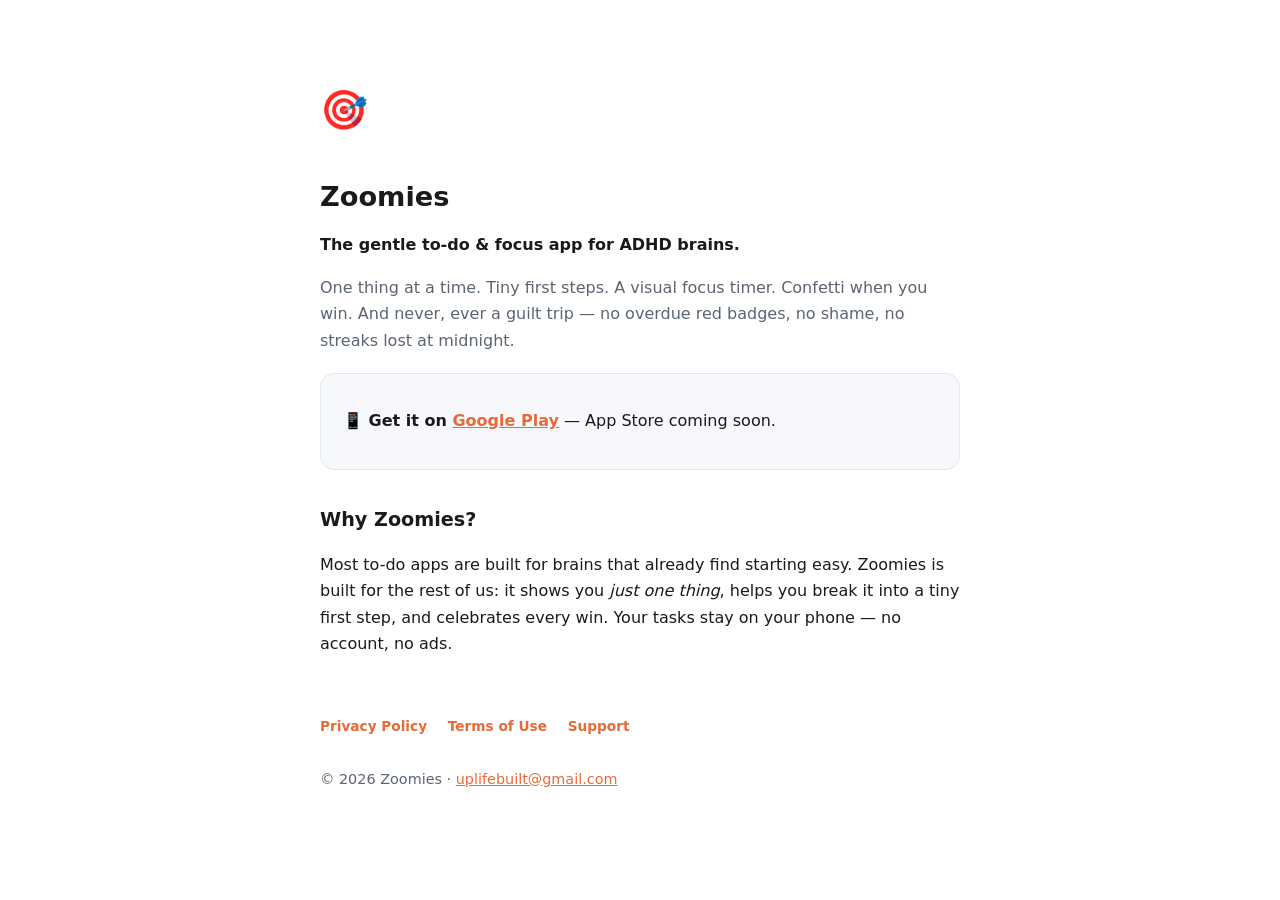
<file: index.html>
<!DOCTYPE html>
<html lang="en">
<head>
  <meta charset="utf-8">
  <meta name="viewport" content="width=device-width, initial-scale=1">
  <title>Zoomies — ADHD To-Do &amp; Focus</title>
  <meta name="description" content="Zoomies is a gentle to-do and focus app built for ADHD brains. One thing at a time, tiny steps, guilt-free.">
  <link rel="stylesheet" href="style.css">
</head>
<body>
  <p class="logo">🎯</p>
  <h1>Zoomies</h1>
  <p><strong>The gentle to-do &amp; focus app for ADHD brains.</strong></p>
  <p class="muted">One thing at a time. Tiny first steps. A visual focus timer.
  Confetti when you win. And never, ever a guilt trip — no overdue red badges,
  no shame, no streaks lost at midnight.</p>

  <div class="card">
    <p><strong>📱 Get it on <a href="https://play.google.com/store/apps/details?id=com.uplifebuilt.zoomies">Google Play</a></strong>
    — App Store coming soon.</p>
  </div>

  <h2>Why Zoomies?</h2>
  <p>Most to-do apps are built for brains that already find starting easy.
  Zoomies is built for the rest of us: it shows you <em>just one thing</em>,
  helps you break it into a tiny first step, and celebrates every win.
  Your tasks stay on your phone — no account, no ads.</p>

  <footer>
    <nav>
      <a href="privacy.html">Privacy Policy</a>
      <a href="terms.html">Terms of Use</a>
      <a href="support.html">Support</a>
    </nav>
    <p>© 2026 Zoomies · <a href="mailto:uplifebuilt@gmail.com">uplifebuilt@gmail.com</a></p>
  </footer>
</body>
</html>
</file>
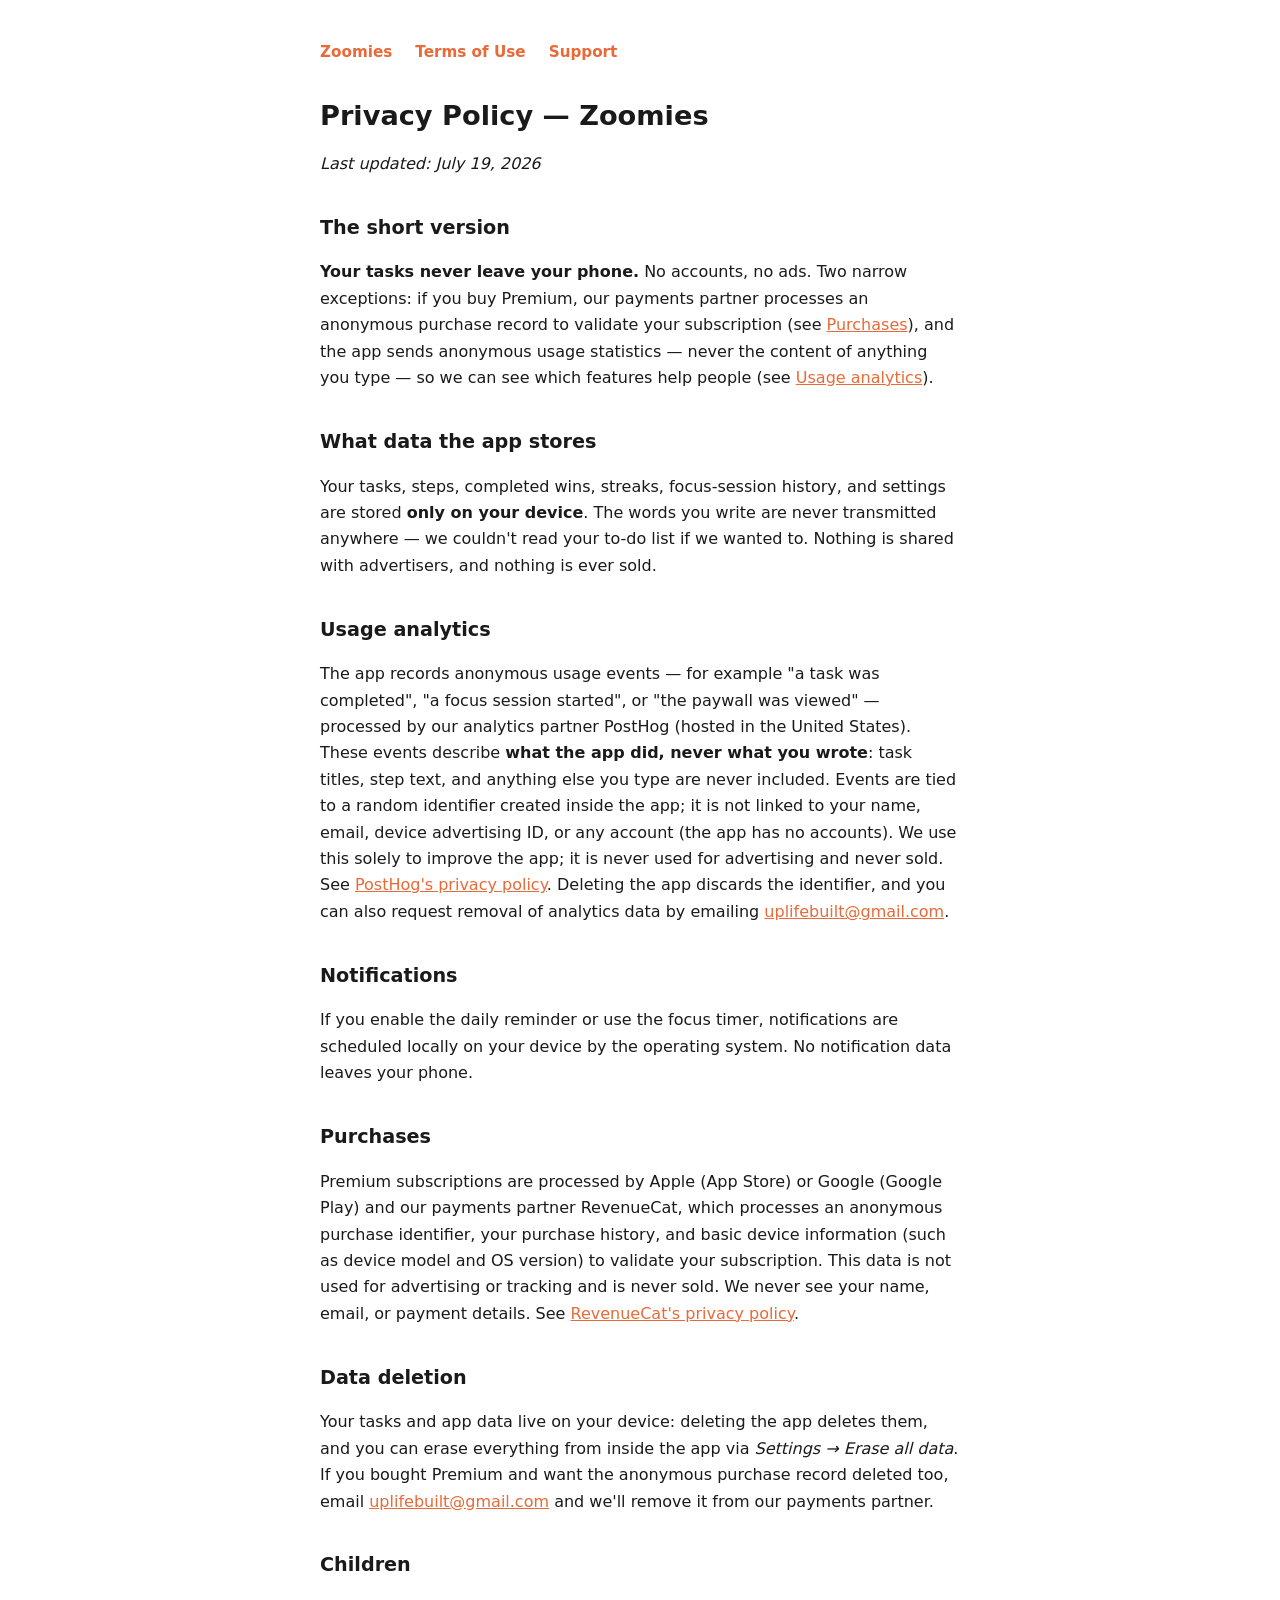
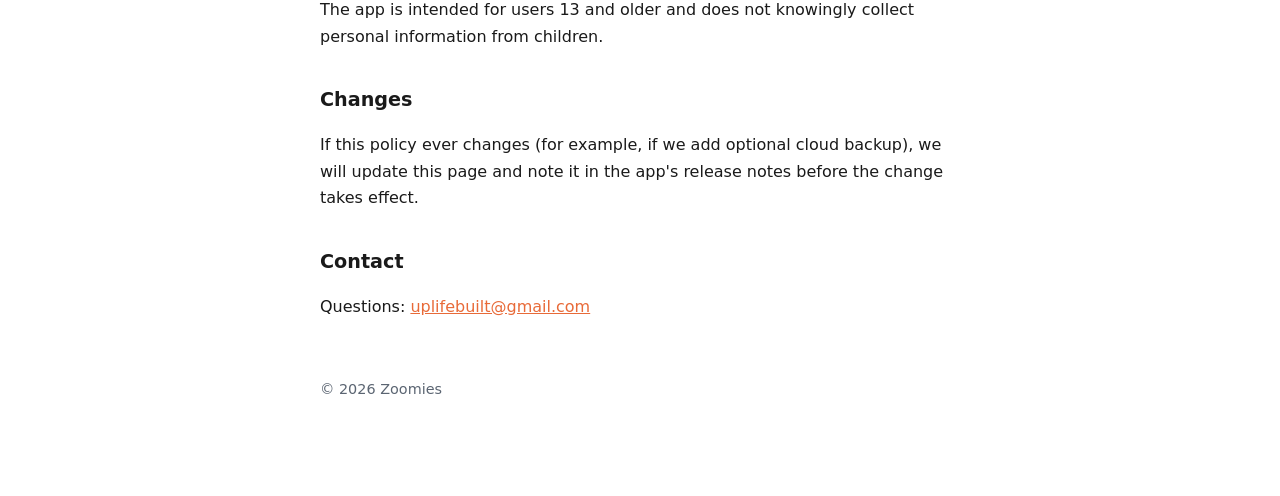
<file: privacy.html>
<!DOCTYPE html>
<html lang="en">
<head>
  <meta charset="utf-8">
  <meta name="viewport" content="width=device-width, initial-scale=1">
  <title>Privacy Policy — Zoomies</title>
  <link rel="stylesheet" href="style.css">
</head>
<body>
  <nav>
    <a href="index.html">Zoomies</a>
    <a href="terms.html">Terms of Use</a>
    <a href="support.html">Support</a>
  </nav>

  <h1>Privacy Policy — Zoomies</h1>
  <p><em>Last updated: July 19, 2026</em></p>

  <h2>The short version</h2>
  <p><strong>Your tasks never leave your phone.</strong> No accounts, no ads.
  Two narrow exceptions: if you buy Premium, our payments partner processes
  an anonymous purchase record to validate your subscription (see
  <a href="#purchases">Purchases</a>), and the app sends anonymous usage
  statistics — never the content of anything you type — so we can see which
  features help people (see <a href="#analytics">Usage analytics</a>).</p>

  <h2>What data the app stores</h2>
  <p>Your tasks, steps, completed wins, streaks, focus-session history, and
  settings are stored <strong>only on your device</strong>. The words you
  write are never transmitted anywhere — we couldn't read your to-do list
  if we wanted to. Nothing is shared with advertisers, and nothing is ever
  sold.</p>

  <h2 id="analytics">Usage analytics</h2>
  <p>The app records anonymous usage events — for example "a task was
  completed", "a focus session started", or "the paywall was viewed" —
  processed by our analytics partner PostHog (hosted in the United States).
  These events describe <strong>what the app did, never what you wrote</strong>:
  task titles, step text, and anything else you type are never included.
  Events are tied to a random identifier created inside the app; it is not
  linked to your name, email, device advertising ID, or any account (the app
  has no accounts). We use this solely to improve the app; it is never used
  for advertising and never sold. See
  <a href="https://posthog.com/privacy">PostHog's privacy policy</a>.
  Deleting the app discards the identifier, and you can also request removal
  of analytics data by emailing
  <a href="mailto:uplifebuilt@gmail.com">uplifebuilt@gmail.com</a>.</p>

  <h2>Notifications</h2>
  <p>If you enable the daily reminder or use the focus timer, notifications are
  scheduled locally on your device by the operating system. No notification
  data leaves your phone.</p>

  <h2 id="purchases">Purchases</h2>
  <p>Premium subscriptions are processed by Apple (App Store) or Google
  (Google Play) and our payments partner RevenueCat, which processes an
  anonymous purchase identifier, your purchase history, and basic device
  information (such as device model and OS version) to validate your
  subscription. This data is not used for advertising or tracking and is
  never sold. We never see your name, email, or payment details. See
  <a href="https://www.revenuecat.com/privacy">RevenueCat's privacy policy</a>.</p>

  <h2 id="data-deletion">Data deletion</h2>
  <p>Your tasks and app data live on your device: deleting the app deletes
  them, and you can erase everything from inside the app via
  <em>Settings → Erase all data</em>. If you bought Premium and want the
  anonymous purchase record deleted too, email
  <a href="mailto:uplifebuilt@gmail.com">uplifebuilt@gmail.com</a> and we'll
  remove it from our payments partner.</p>

  <h2>Children</h2>
  <p>The app is intended for users 13 and older and does not knowingly
  collect personal information from children.</p>

  <h2>Changes</h2>
  <p>If this policy ever changes (for example, if we add optional cloud
  backup), we will update this page and note it in the app's release notes
  before the change takes effect.</p>

  <h2>Contact</h2>
  <p>Questions: <a href="mailto:uplifebuilt@gmail.com">uplifebuilt@gmail.com</a></p>

  <footer>
    <p>© 2026 Zoomies</p>
  </footer>
</body>
</html>
</file>
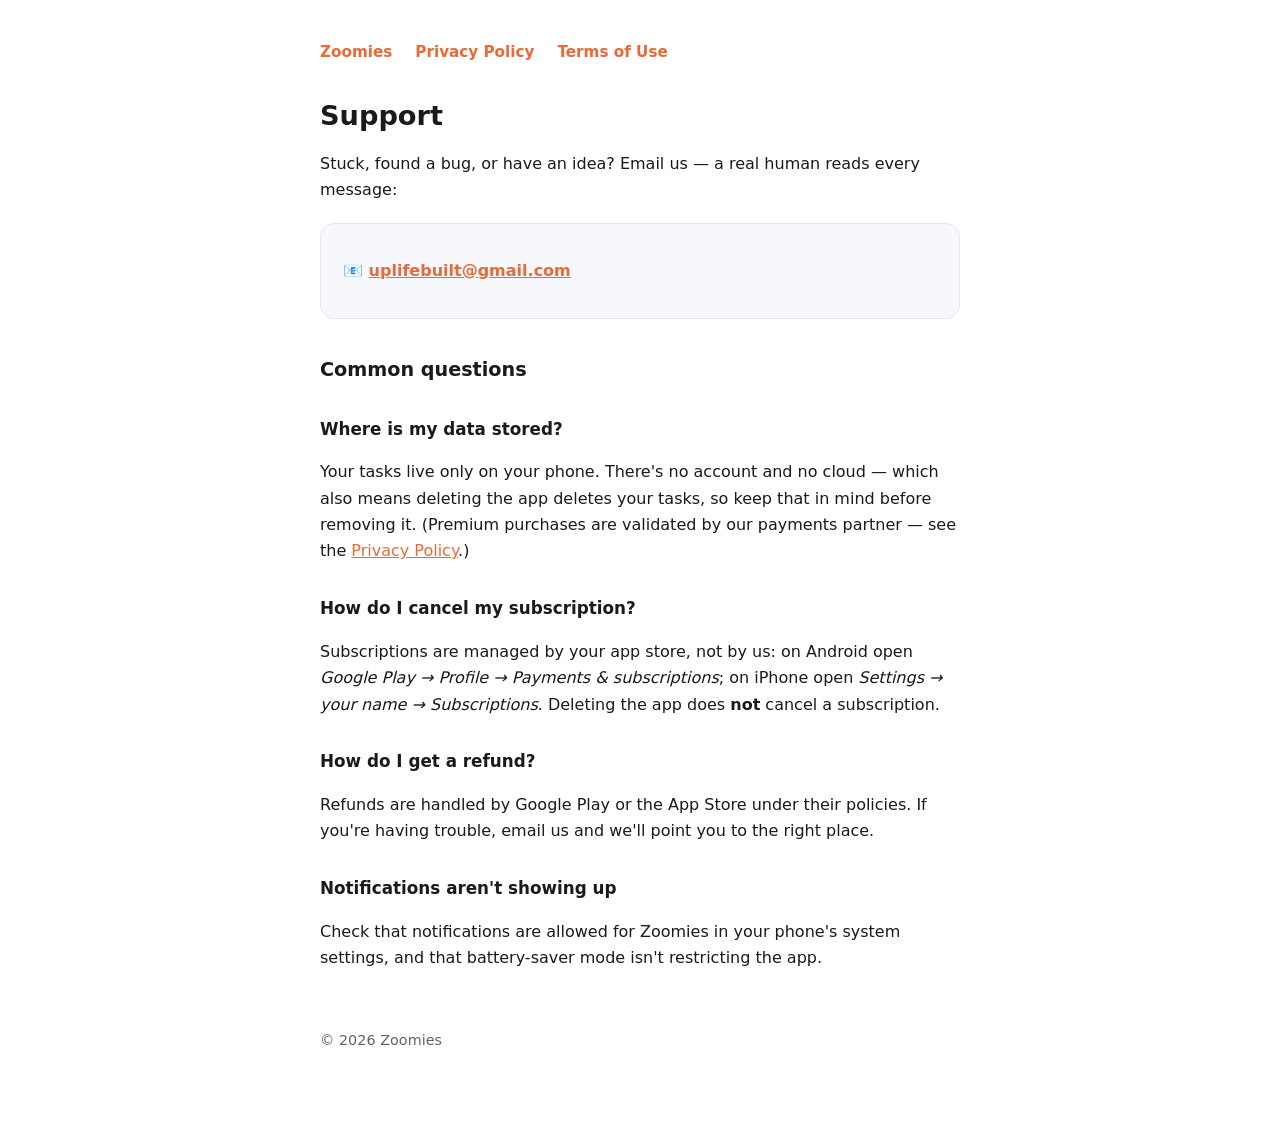
<file: support.html>
<!DOCTYPE html>
<html lang="en">
<head>
  <meta charset="utf-8">
  <meta name="viewport" content="width=device-width, initial-scale=1">
  <title>Support — Zoomies</title>
  <link rel="stylesheet" href="style.css">
</head>
<body>
  <nav>
    <a href="index.html">Zoomies</a>
    <a href="privacy.html">Privacy Policy</a>
    <a href="terms.html">Terms of Use</a>
  </nav>

  <h1>Support</h1>
  <p>Stuck, found a bug, or have an idea? Email us — a real human reads
  every message:</p>
  <div class="card">
    <p><strong>📧 <a href="mailto:uplifebuilt@gmail.com">uplifebuilt@gmail.com</a></strong></p>
  </div>

  <h2>Common questions</h2>

  <h2 style="font-size:1.05em">Where is my data stored?</h2>
  <p>Your tasks live only on your phone. There's no account and no cloud —
  which also means deleting the app deletes your tasks, so keep that in mind
  before removing it. (Premium purchases are validated by our payments
  partner — see the <a href="privacy.html">Privacy Policy</a>.)</p>

  <h2 style="font-size:1.05em">How do I cancel my subscription?</h2>
  <p>Subscriptions are managed by your app store, not by us:
  on Android open <em>Google Play → Profile → Payments &amp; subscriptions</em>;
  on iPhone open <em>Settings → your name → Subscriptions</em>.
  Deleting the app does <strong>not</strong> cancel a subscription.</p>

  <h2 style="font-size:1.05em">How do I get a refund?</h2>
  <p>Refunds are handled by Google Play or the App Store under their policies.
  If you're having trouble, email us and we'll point you to the right place.</p>

  <h2 style="font-size:1.05em">Notifications aren't showing up</h2>
  <p>Check that notifications are allowed for Zoomies in your phone's system
  settings, and that battery-saver mode isn't restricting the app.</p>

  <footer>
    <p>© 2026 Zoomies</p>
  </footer>
</body>
</html>
</file>
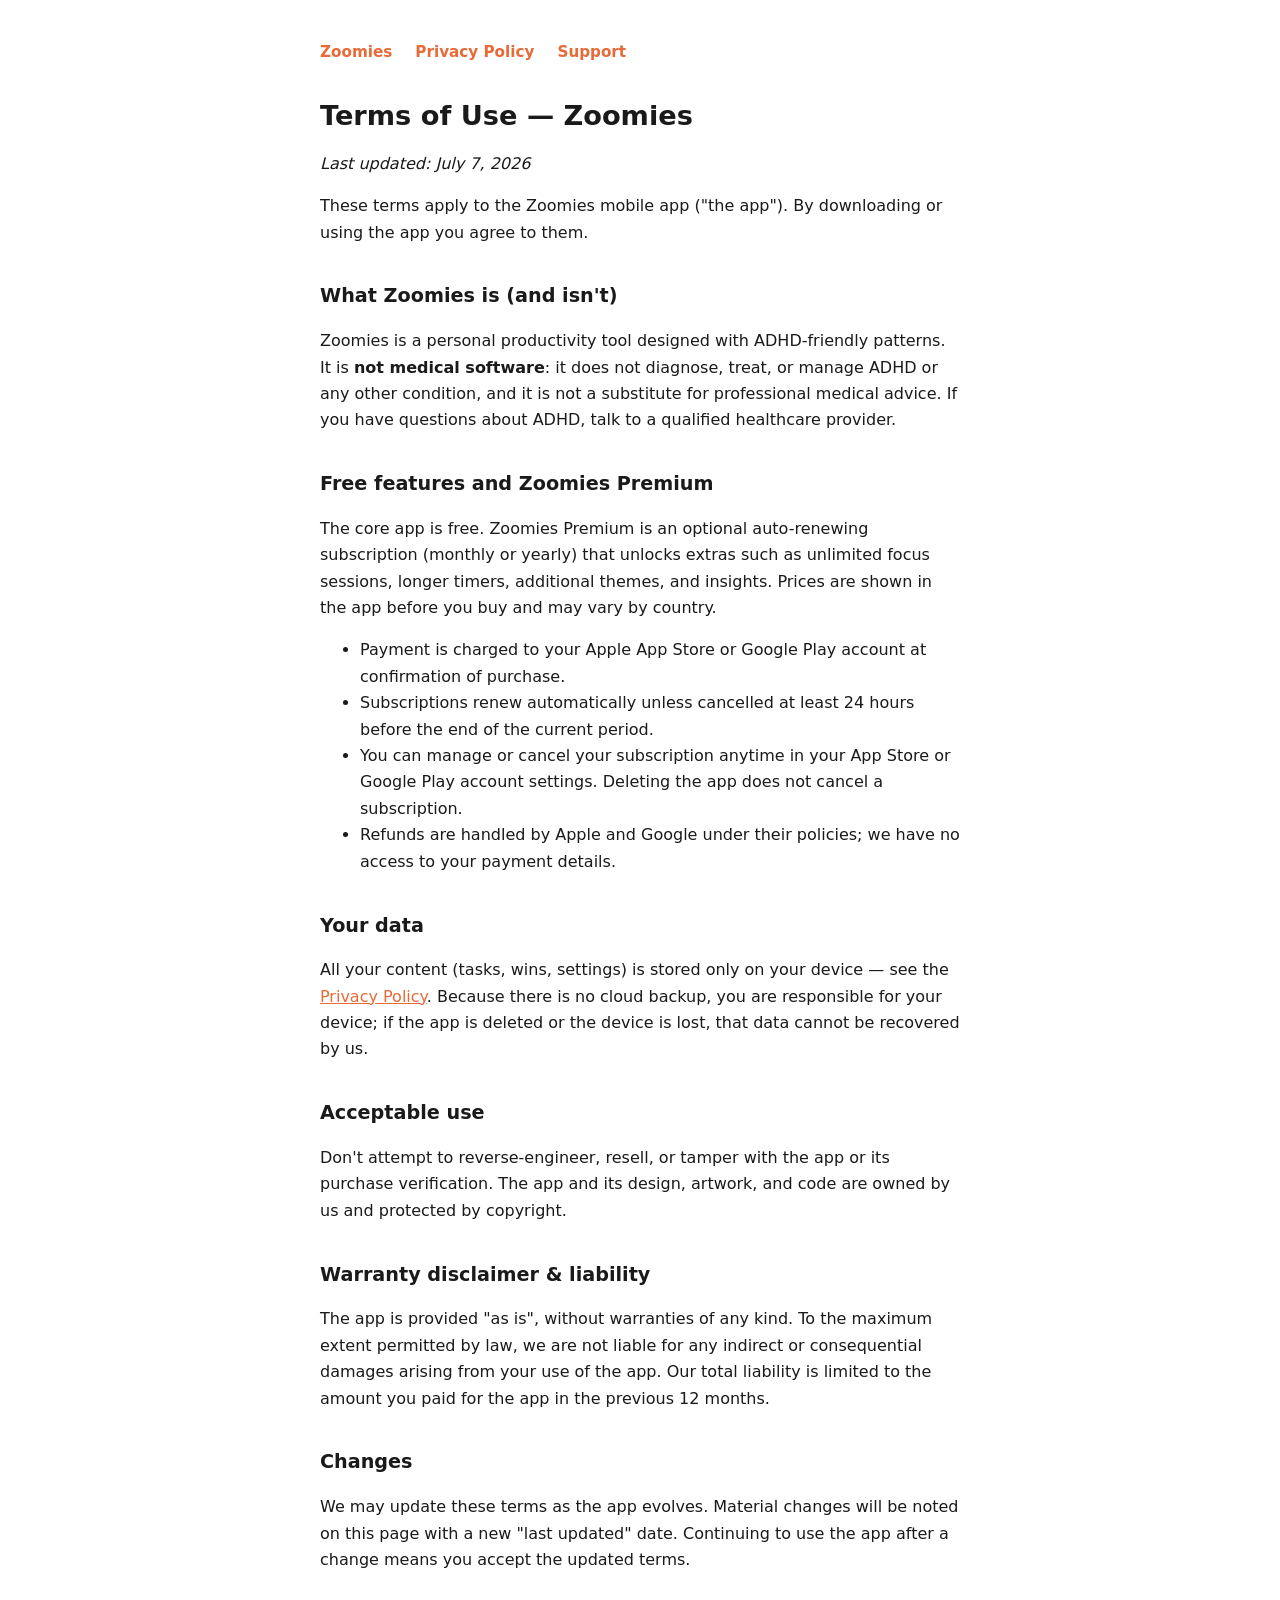
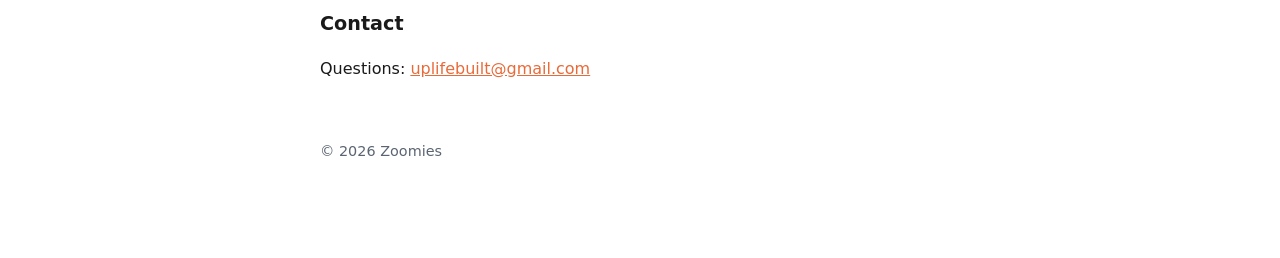
<file: terms.html>
<!DOCTYPE html>
<html lang="en">
<head>
  <meta charset="utf-8">
  <meta name="viewport" content="width=device-width, initial-scale=1">
  <title>Terms of Use — Zoomies</title>
  <link rel="stylesheet" href="style.css">
</head>
<body>
  <nav>
    <a href="index.html">Zoomies</a>
    <a href="privacy.html">Privacy Policy</a>
    <a href="support.html">Support</a>
  </nav>

  <h1>Terms of Use — Zoomies</h1>
  <p><em>Last updated: July 7, 2026</em></p>

  <p>These terms apply to the Zoomies mobile app ("the app"). By downloading
  or using the app you agree to them.</p>

  <h2>What Zoomies is (and isn't)</h2>
  <p>Zoomies is a personal productivity tool designed with ADHD-friendly
  patterns. It is <strong>not medical software</strong>: it does not diagnose,
  treat, or manage ADHD or any other condition, and it is not a substitute for
  professional medical advice. If you have questions about ADHD, talk to a
  qualified healthcare provider.</p>

  <h2>Free features and Zoomies Premium</h2>
  <p>The core app is free. Zoomies Premium is an optional auto-renewing
  subscription (monthly or yearly) that unlocks extras such as unlimited focus
  sessions, longer timers, additional themes, and insights. Prices are shown
  in the app before you buy and may vary by country.</p>
  <ul>
    <li>Payment is charged to your Apple App Store or Google Play account at
    confirmation of purchase.</li>
    <li>Subscriptions renew automatically unless cancelled at least 24 hours
    before the end of the current period.</li>
    <li>You can manage or cancel your subscription anytime in your App Store
    or Google Play account settings. Deleting the app does not cancel a
    subscription.</li>
    <li>Refunds are handled by Apple and Google under their policies; we have
    no access to your payment details.</li>
  </ul>

  <h2>Your data</h2>
  <p>All your content (tasks, wins, settings) is stored only on your device —
  see the <a href="privacy.html">Privacy Policy</a>. Because there is no cloud
  backup, you are responsible for your device; if the app is deleted or the
  device is lost, that data cannot be recovered by us.</p>

  <h2>Acceptable use</h2>
  <p>Don't attempt to reverse-engineer, resell, or tamper with the app or its
  purchase verification. The app and its design, artwork, and code are owned
  by us and protected by copyright.</p>

  <h2>Warranty disclaimer &amp; liability</h2>
  <p>The app is provided "as is", without warranties of any kind. To the
  maximum extent permitted by law, we are not liable for any indirect or
  consequential damages arising from your use of the app. Our total liability
  is limited to the amount you paid for the app in the previous 12 months.</p>

  <h2>Changes</h2>
  <p>We may update these terms as the app evolves. Material changes will be
  noted on this page with a new "last updated" date. Continuing to use the app
  after a change means you accept the updated terms.</p>

  <h2>Contact</h2>
  <p>Questions: <a href="mailto:uplifebuilt@gmail.com">uplifebuilt@gmail.com</a></p>

  <footer>
    <p>© 2026 Zoomies</p>
  </footer>
</body>
</html>
</file>
<file: style.css>
:root {
  --bg: #ffffff;
  --text: #1a1a1a;
  --sub: #5b6572;
  --accent: #E86A38;
  --card: #F6F8FB;
  --border: #e3e8ee;
}
@media (prefers-color-scheme: dark) {
  :root {
    --bg: #0E1116;
    --text: #F2F5F9;
    --sub: #9AA5B1;
    --accent: #FF8A5C;
    --card: #171C24;
    --border: #262d38;
  }
}
* { box-sizing: border-box; }
body {
  font-family: -apple-system, BlinkMacSystemFont, "Segoe UI", system-ui, sans-serif;
  max-width: 680px;
  margin: 0 auto;
  padding: 40px 20px 80px;
  line-height: 1.65;
  color: var(--text);
  background: var(--bg);
}
h1 { font-size: 1.7em; line-height: 1.25; }
h2 { font-size: 1.2em; margin-top: 1.8em; }
a { color: var(--accent); }
nav { margin-bottom: 2.2em; font-size: 0.95em; }
nav a { margin-right: 1.2em; text-decoration: none; font-weight: 600; }
nav a:hover { text-decoration: underline; }
.muted { color: var(--sub); }
.card {
  background: var(--card);
  border: 1px solid var(--border);
  border-radius: 14px;
  padding: 18px 22px;
  margin: 1.2em 0;
}
footer { margin-top: 4em; font-size: 0.9em; color: var(--sub); }
.logo { font-size: 2.4em; }
</file>
